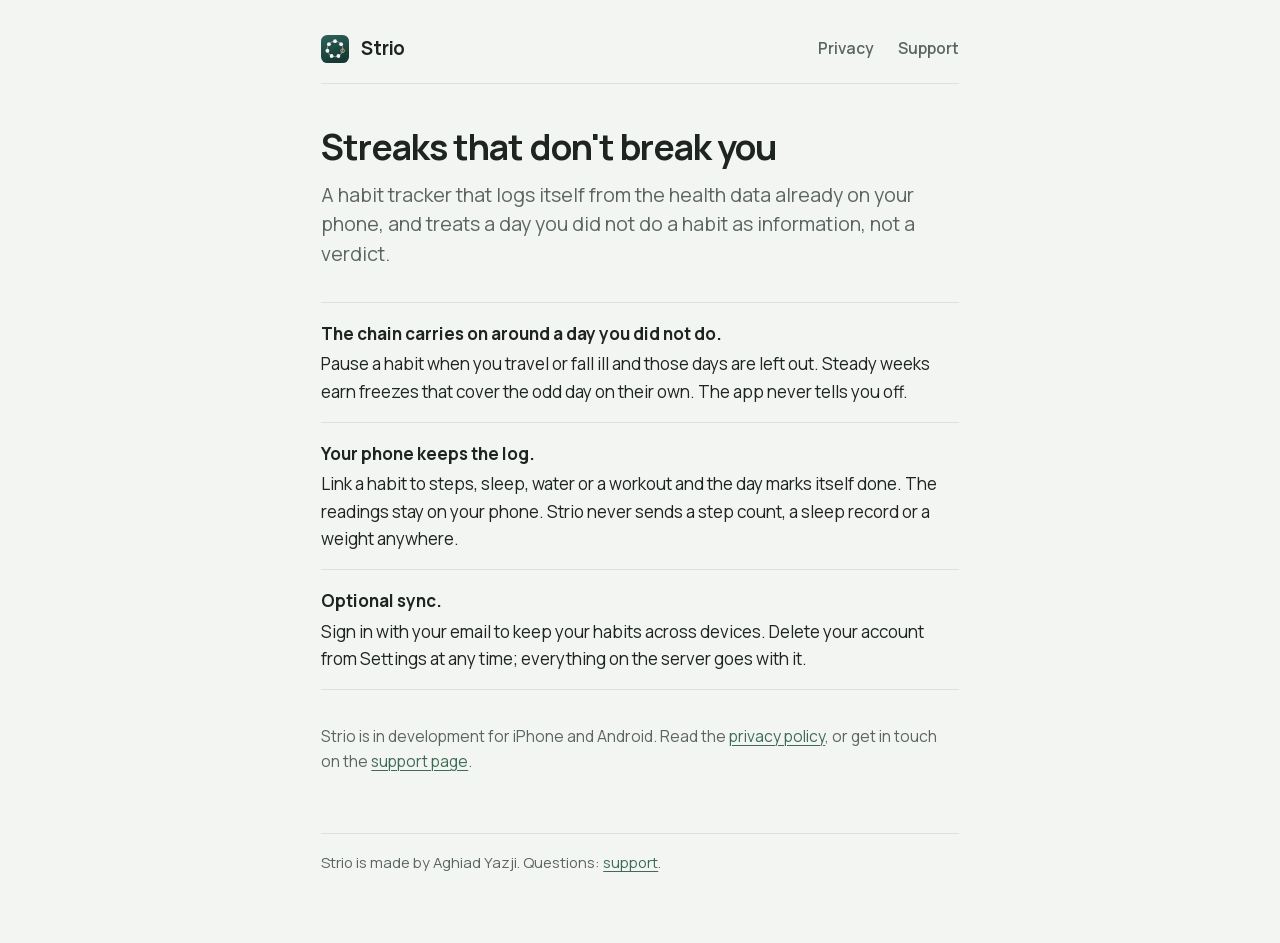
<file: index.html>
<!DOCTYPE html>
<html lang="en">
<head>
<meta charset="utf-8">
<meta name="viewport" content="width=device-width, initial-scale=1">
<title>Strio — Streaks that don't break you</title>
<meta name="description" content="A habit tracker that logs itself from the health data already on your phone, and treats a day you did not do a habit as information rather than failure.">
<link rel="icon" href="favicon.svg" type="image/svg+xml">
<meta name="theme-color" content="#f3f5f2" media="(prefers-color-scheme: light)">
<meta name="theme-color" content="#121614" media="(prefers-color-scheme: dark)">
<link rel="preload" href="fonts/manrope-latin.woff2" as="font" type="font/woff2" crossorigin>
<link rel="stylesheet" href="style.css">
</head>
<body>
<main>
<header class="site"><img class="mark" src="favicon.svg" alt="" width="28" height="28"><a href="index.html">Strio</a><nav><a href="privacy.html">Privacy</a><a href="support.html">Support</a></nav></header>
<h1>Streaks that don't break you</h1>
<p class="lede">A habit tracker that logs itself from the health data already on your phone, and treats a day you did not do a habit as information, not a verdict.</p>
<ul class="points">
<li><strong>The chain carries on around a day you did not do.</strong>Pause a habit when you travel or fall ill and those days are left out. Steady weeks earn freezes that cover the odd day on their own. The app never tells you off.</li>
<li><strong>Your phone keeps the log.</strong>Link a habit to steps, sleep, water or a workout and the day marks itself done. The readings stay on your phone. Strio never sends a step count, a sleep record or a weight anywhere.</li>
<li><strong>Optional sync.</strong>Sign in with your email to keep your habits across devices. Delete your account from Settings at any time; everything on the server goes with it.</li>
</ul>
<p class="meta">Strio is in development for iPhone and Android. Read the <a href="privacy.html">privacy policy</a>, or get in touch on the <a href="support.html">support page</a>.</p>
<footer>Strio is made by Aghiad Yazji. Questions: <a href="support.html">support</a>.</footer>
</main>
</body>
</html>
</file>
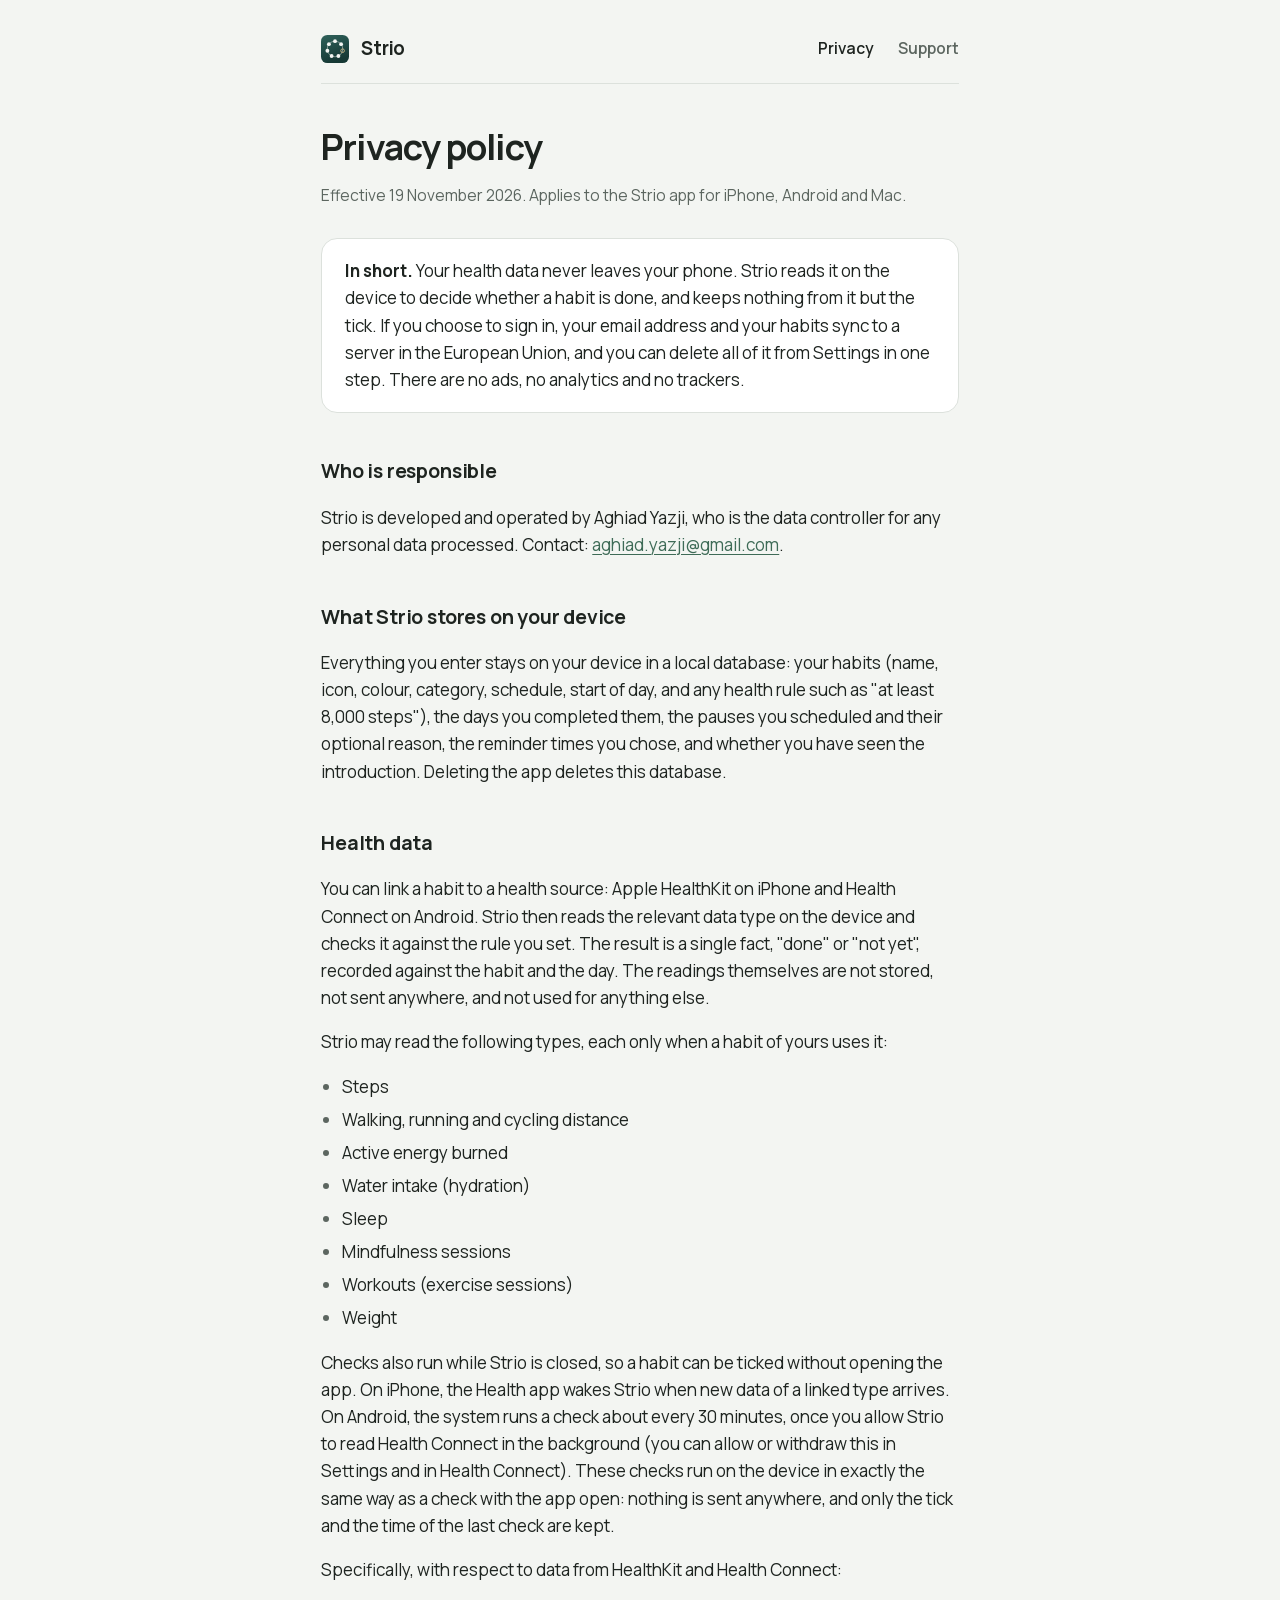
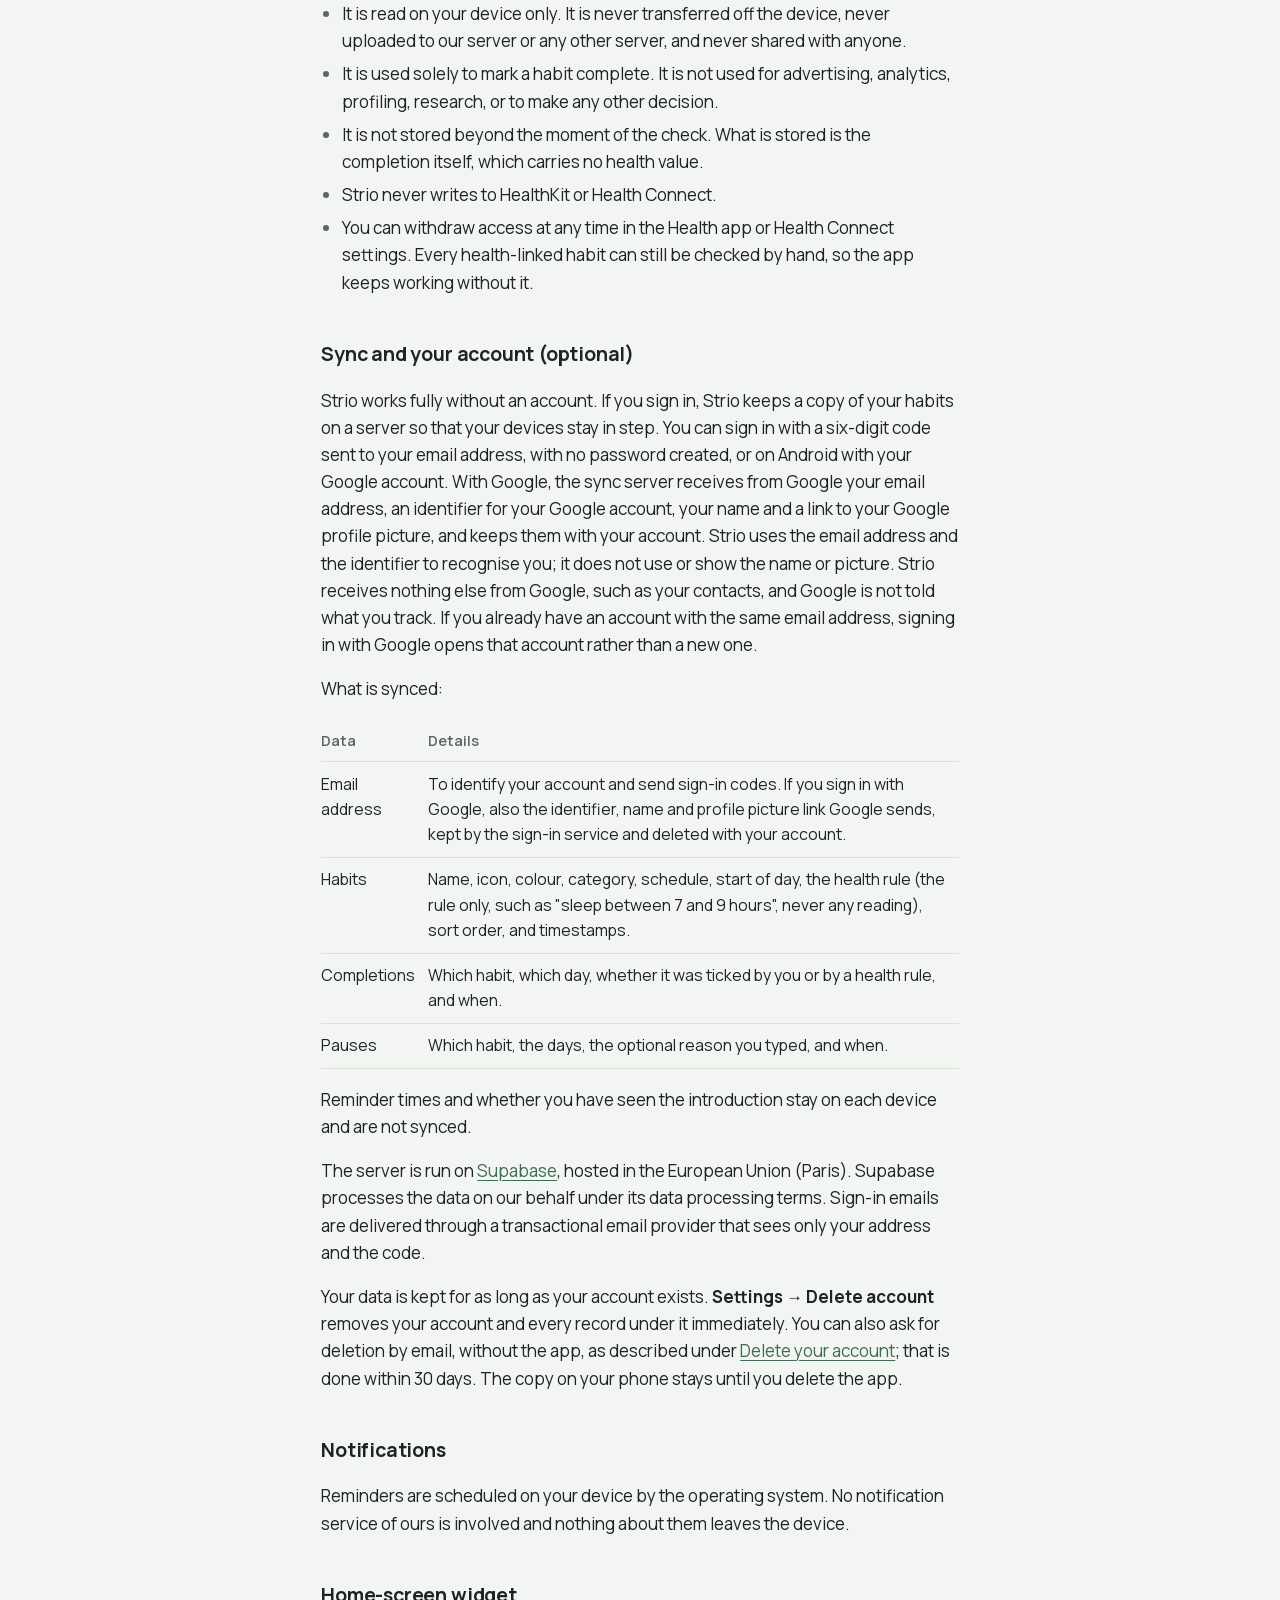
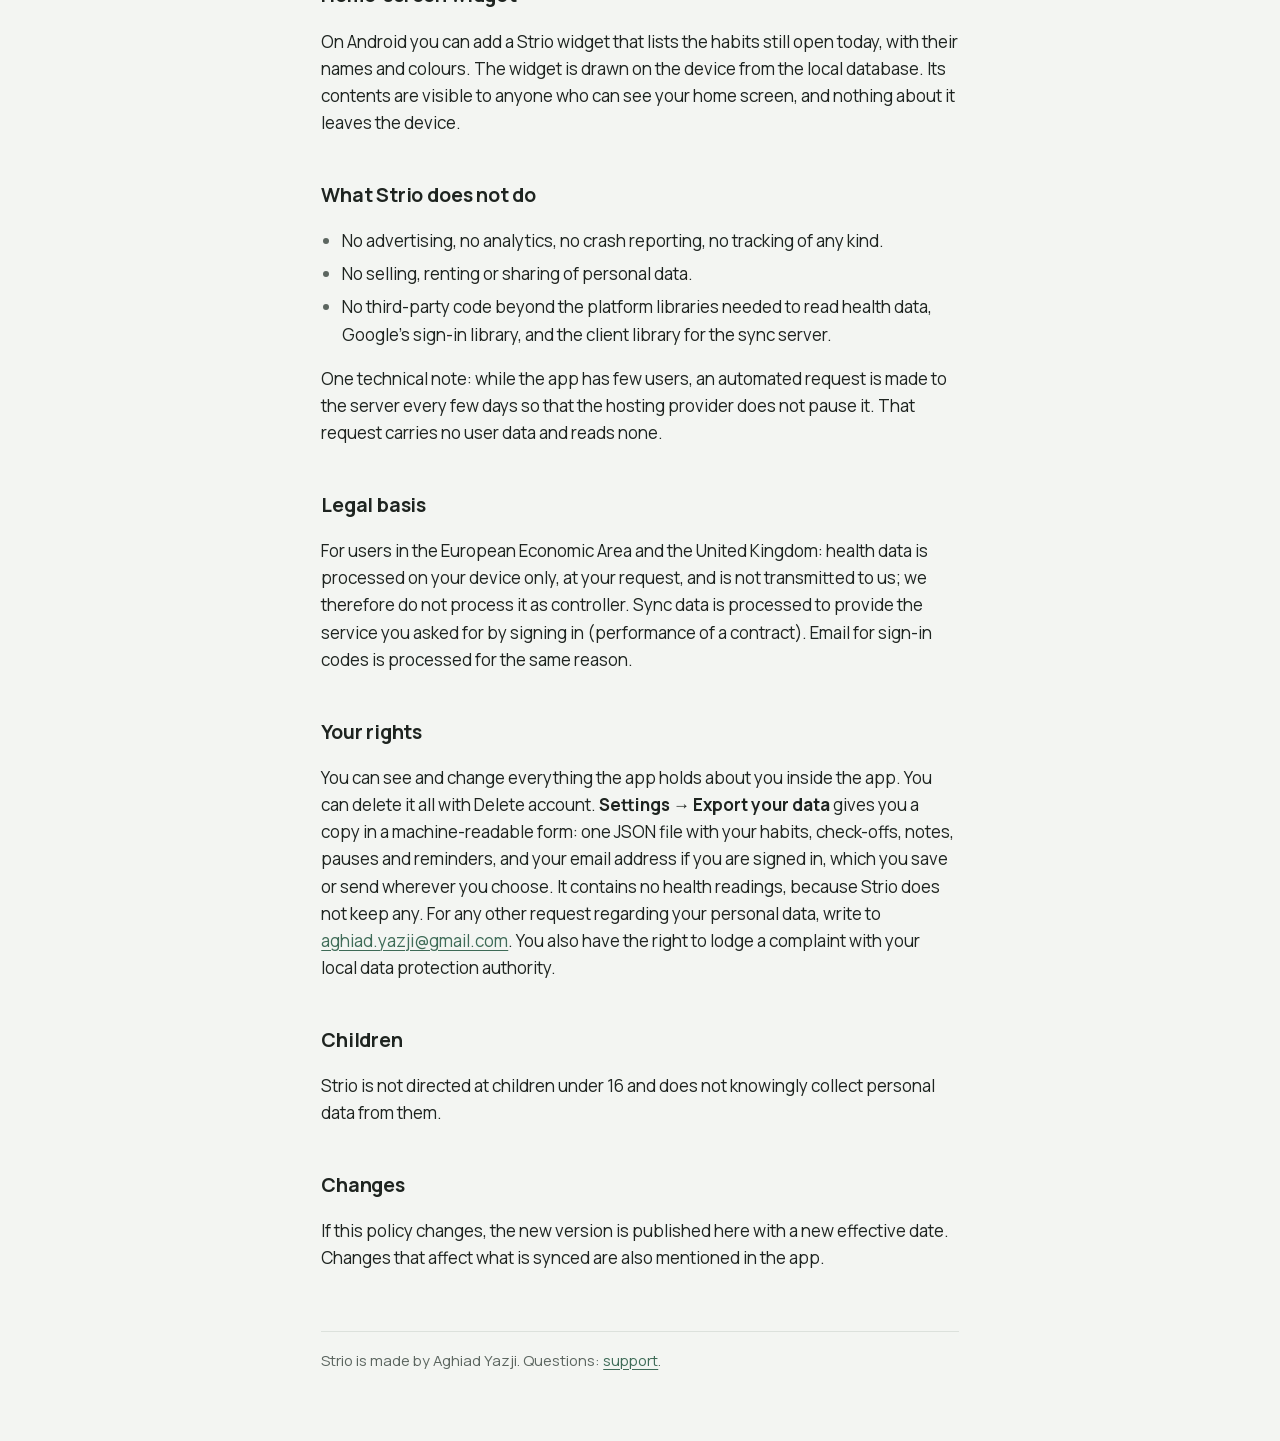
<file: privacy.html>
<!DOCTYPE html>
<html lang="en">
<head>
<meta charset="utf-8">
<meta name="viewport" content="width=device-width, initial-scale=1">
<title>Strio — Privacy policy</title>
<link rel="icon" href="favicon.svg" type="image/svg+xml">
<meta name="theme-color" content="#f3f5f2" media="(prefers-color-scheme: light)">
<meta name="theme-color" content="#121614" media="(prefers-color-scheme: dark)">
<link rel="preload" href="fonts/manrope-latin.woff2" as="font" type="font/woff2" crossorigin>
<link rel="stylesheet" href="style.css">
</head>
<body>
<main>
<header class="site"><img class="mark" src="favicon.svg" alt="" width="28" height="28"><a href="index.html">Strio</a><nav><a href="privacy.html" aria-current="page">Privacy</a><a href="support.html">Support</a></nav></header>
<h1>Privacy policy</h1>
<p class="meta">Effective 19 November 2026. Applies to the Strio app for iPhone, Android and Mac.</p>

<div class="card">
<p><strong>In short.</strong> Your health data never leaves your phone. Strio reads it on the device to decide whether a habit is done, and keeps nothing from it but the tick. If you choose to sign in, your email address and your habits sync to a server in the European Union, and you can delete all of it from Settings in one step. There are no ads, no analytics and no trackers.</p>
</div>

<h2>Who is responsible</h2>
<p>Strio is developed and operated by Aghiad Yazji, who is the data controller for any personal data processed. Contact: <a href="mailto:aghiad.yazji@gmail.com">aghiad.yazji@gmail.com</a>.</p>

<h2>What Strio stores on your device</h2>
<p>Everything you enter stays on your device in a local database: your habits (name, icon, colour, category, schedule, start of day, and any health rule such as "at least 8,000 steps"), the days you completed them, the pauses you scheduled and their optional reason, the reminder times you chose, and whether you have seen the introduction. Deleting the app deletes this database.</p>

<h2>Health data</h2>
<p>You can link a habit to a health source: Apple HealthKit on iPhone and Health Connect on Android. Strio then reads the relevant data type on the device and checks it against the rule you set. The result is a single fact, "done" or "not yet", recorded against the habit and the day. The readings themselves are not stored, not sent anywhere, and not used for anything else.</p>
<p>Strio may read the following types, each only when a habit of yours uses it:</p>
<ul>
<li>Steps</li>
<li>Walking, running and cycling distance</li>
<li>Active energy burned</li>
<li>Water intake (hydration)</li>
<li>Sleep</li>
<li>Mindfulness sessions</li>
<li>Workouts (exercise sessions)</li>
<li>Weight</li>
</ul>
<p>Checks also run while Strio is closed, so a habit can be ticked without opening the app. On iPhone, the Health app wakes Strio when new data of a linked type arrives. On Android, the system runs a check about every 30 minutes, once you allow Strio to read Health Connect in the background (you can allow or withdraw this in Settings and in Health Connect). These checks run on the device in exactly the same way as a check with the app open: nothing is sent anywhere, and only the tick and the time of the last check are kept.</p>
<p>Specifically, with respect to data from HealthKit and Health Connect:</p>
<ul>
<li>It is read on your device only. It is never transferred off the device, never uploaded to our server or any other server, and never shared with anyone.</li>
<li>It is used solely to mark a habit complete. It is not used for advertising, analytics, profiling, research, or to make any other decision.</li>
<li>It is not stored beyond the moment of the check. What is stored is the completion itself, which carries no health value.</li>
<li>Strio never writes to HealthKit or Health Connect.</li>
<li>You can withdraw access at any time in the Health app or Health Connect settings. Every health-linked habit can still be checked by hand, so the app keeps working without it.</li>
</ul>

<h2>Sync and your account (optional)</h2>
<p>Strio works fully without an account. If you sign in, Strio keeps a copy of your habits on a server so that your devices stay in step. You can sign in with a six-digit code sent to your email address, with no password created, or on Android with your Google account. With Google, the sync server receives from Google your email address, an identifier for your Google account, your name and a link to your Google profile picture, and keeps them with your account. Strio uses the email address and the identifier to recognise you; it does not use or show the name or picture. Strio receives nothing else from Google, such as your contacts, and Google is not told what you track. If you already have an account with the same email address, signing in with Google opens that account rather than a new one.</p>
<p>What is synced:</p>
<div class="table-wrap"><table>
<tr><th>Data</th><th>Details</th></tr>
<tr><td>Email address</td><td>To identify your account and send sign-in codes. If you sign in with Google, also the identifier, name and profile picture link Google sends, kept by the sign-in service and deleted with your account.</td></tr>
<tr><td>Habits</td><td>Name, icon, colour, category, schedule, start of day, the health rule (the rule only, such as "sleep between 7 and 9 hours", never any reading), sort order, and timestamps.</td></tr>
<tr><td>Completions</td><td>Which habit, which day, whether it was ticked by you or by a health rule, and when.</td></tr>
<tr><td>Pauses</td><td>Which habit, the days, the optional reason you typed, and when.</td></tr>
</table></div>
<p>Reminder times and whether you have seen the introduction stay on each device and are not synced.</p>
<p>The server is run on <a href="https://supabase.com">Supabase</a>, hosted in the European Union (Paris). Supabase processes the data on our behalf under its data processing terms. Sign-in emails are delivered through a transactional email provider that sees only your address and the code.</p>
<p>Your data is kept for as long as your account exists. <strong>Settings → Delete account</strong> removes your account and every record under it immediately. You can also ask for deletion by email, without the app, as described under <a href="support.html#delete-account">Delete your account</a>; that is done within 30 days. The copy on your phone stays until you delete the app.</p>

<h2>Notifications</h2>
<p>Reminders are scheduled on your device by the operating system. No notification service of ours is involved and nothing about them leaves the device.</p>

<h2>Home-screen widget</h2>
<p>On Android you can add a Strio widget that lists the habits still open today, with their names and colours. The widget is drawn on the device from the local database. Its contents are visible to anyone who can see your home screen, and nothing about it leaves the device.</p>

<h2>What Strio does not do</h2>
<ul>
<li>No advertising, no analytics, no crash reporting, no tracking of any kind.</li>
<li>No selling, renting or sharing of personal data.</li>
<li>No third-party code beyond the platform libraries needed to read health data, Google's sign-in library, and the client library for the sync server.</li>
</ul>
<p>One technical note: while the app has few users, an automated request is made to the server every few days so that the hosting provider does not pause it. That request carries no user data and reads none.</p>

<h2>Legal basis</h2>
<p>For users in the European Economic Area and the United Kingdom: health data is processed on your device only, at your request, and is not transmitted to us; we therefore do not process it as controller. Sync data is processed to provide the service you asked for by signing in (performance of a contract). Email for sign-in codes is processed for the same reason.</p>

<h2>Your rights</h2>
<p>You can see and change everything the app holds about you inside the app. You can delete it all with Delete account. <strong>Settings → Export your data</strong> gives you a copy in a machine-readable form: one JSON file with your habits, check-offs, notes, pauses and reminders, and your email address if you are signed in, which you save or send wherever you choose. It contains no health readings, because Strio does not keep any. For any other request regarding your personal data, write to <a href="mailto:aghiad.yazji@gmail.com">aghiad.yazji@gmail.com</a>. You also have the right to lodge a complaint with your local data protection authority.</p>

<h2>Children</h2>
<p>Strio is not directed at children under 16 and does not knowingly collect personal data from them.</p>

<h2>Changes</h2>
<p>If this policy changes, the new version is published here with a new effective date. Changes that affect what is synced are also mentioned in the app.</p>
<footer>Strio is made by Aghiad Yazji. Questions: <a href="support.html">support</a>.</footer>
</main>
</body>
</html>
</file>
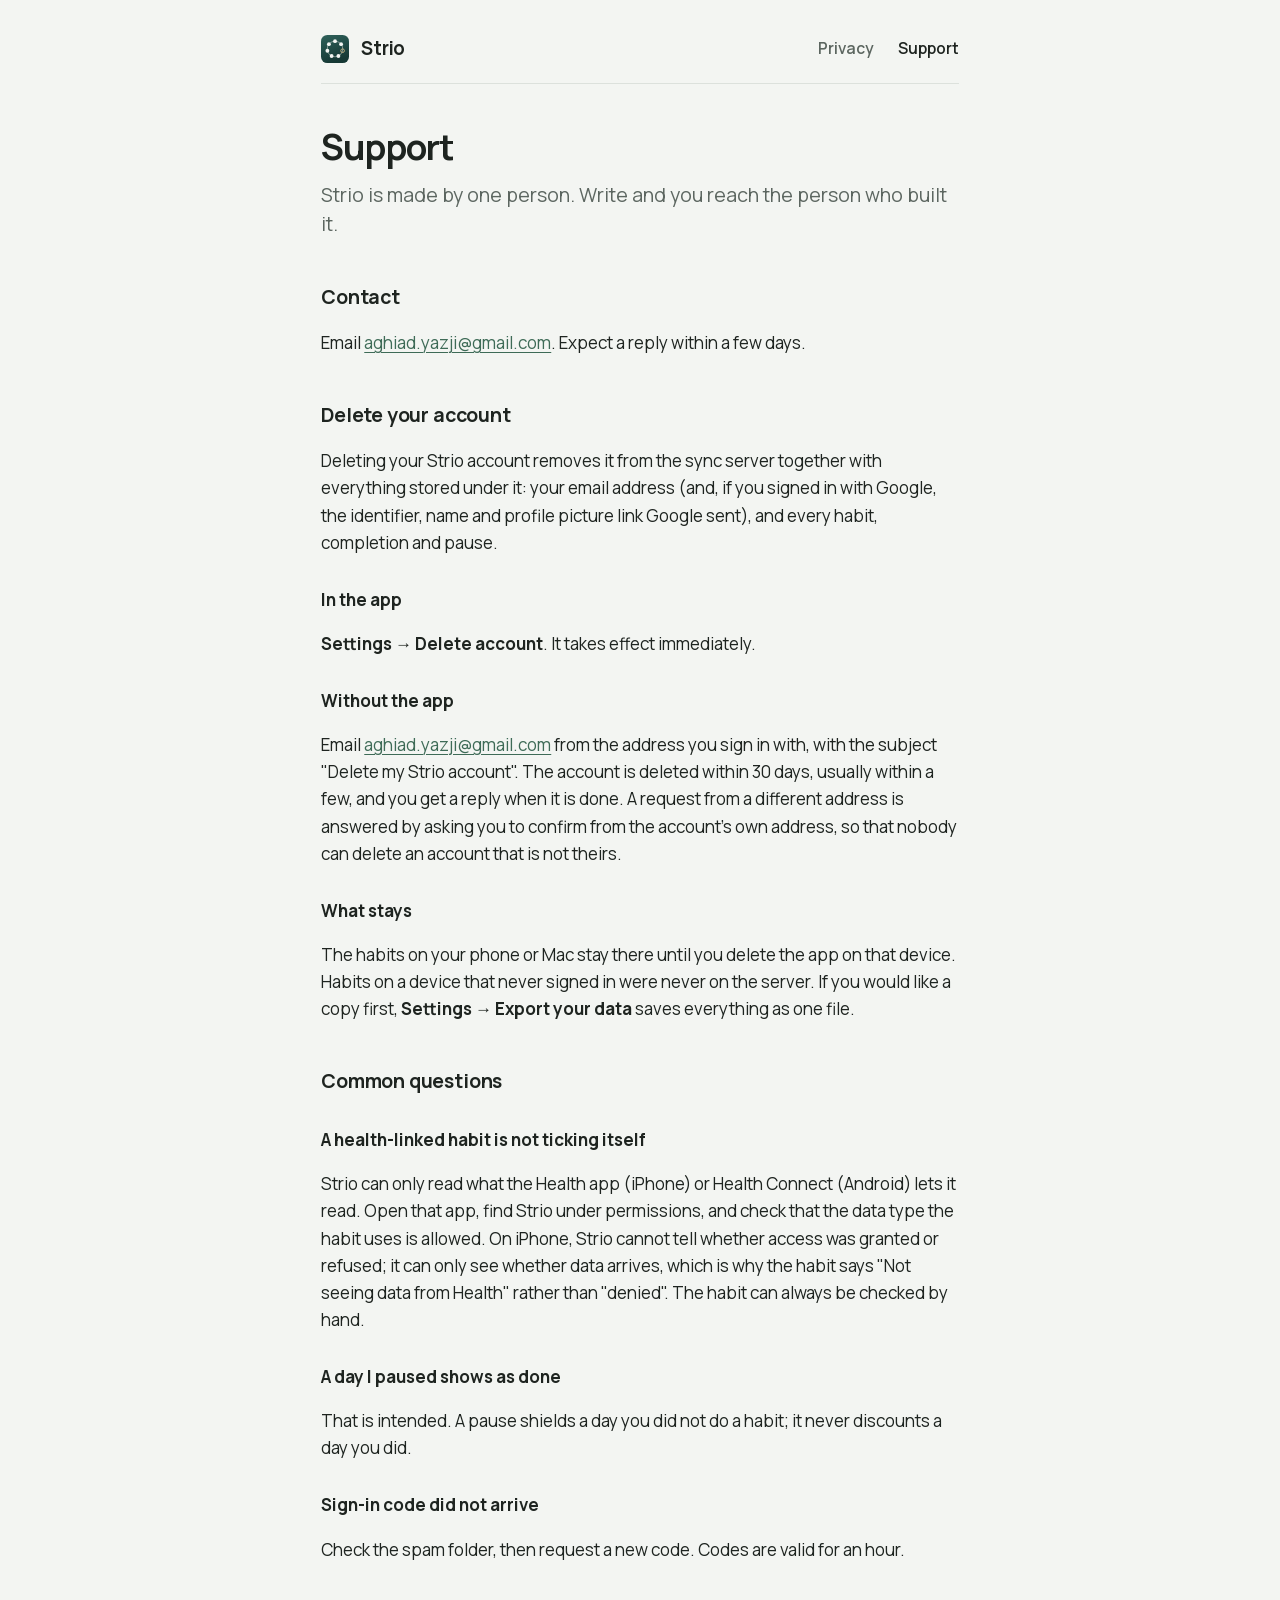
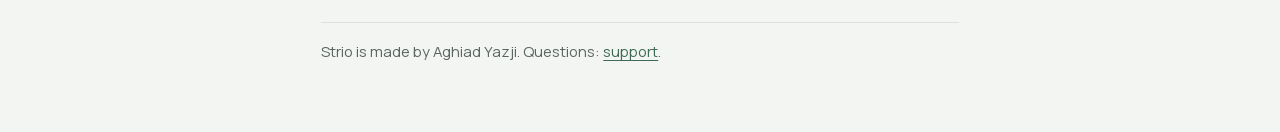
<file: support.html>
<!DOCTYPE html>
<html lang="en">
<head>
<meta charset="utf-8">
<meta name="viewport" content="width=device-width, initial-scale=1">
<title>Strio — Support</title>
<link rel="icon" href="favicon.svg" type="image/svg+xml">
<meta name="theme-color" content="#f3f5f2" media="(prefers-color-scheme: light)">
<meta name="theme-color" content="#121614" media="(prefers-color-scheme: dark)">
<link rel="preload" href="fonts/manrope-latin.woff2" as="font" type="font/woff2" crossorigin>
<link rel="stylesheet" href="style.css">
</head>
<body>
<main>
<header class="site"><img class="mark" src="favicon.svg" alt="" width="28" height="28"><a href="index.html">Strio</a><nav><a href="privacy.html">Privacy</a><a href="support.html" aria-current="page">Support</a></nav></header>
<h1>Support</h1>
<p class="lede">Strio is made by one person. Write and you reach the person who built it.</p>
<h2>Contact</h2>
<p>Email <a href="mailto:aghiad.yazji@gmail.com">aghiad.yazji@gmail.com</a>. Expect a reply within a few days.</p>
<h2 id="delete-account">Delete your account</h2>
<p>Deleting your Strio account removes it from the sync server together with everything stored under it: your email address (and, if you signed in with Google, the identifier, name and profile picture link Google sent), and every habit, completion and pause.</p>
<h3>In the app</h3>
<p><strong>Settings → Delete account</strong>. It takes effect immediately.</p>
<h3>Without the app</h3>
<p>Email <a href="mailto:aghiad.yazji@gmail.com?subject=Delete%20my%20Strio%20account">aghiad.yazji@gmail.com</a> from the address you sign in with, with the subject "Delete my Strio account". The account is deleted within 30 days, usually within a few, and you get a reply when it is done. A request from a different address is answered by asking you to confirm from the account's own address, so that nobody can delete an account that is not theirs.</p>
<h3>What stays</h3>
<p>The habits on your phone or Mac stay there until you delete the app on that device. Habits on a device that never signed in were never on the server. If you would like a copy first, <strong>Settings → Export your data</strong> saves everything as one file.</p>
<h2>Common questions</h2>
<h3>A health-linked habit is not ticking itself</h3>
<p>Strio can only read what the Health app (iPhone) or Health Connect (Android) lets it read. Open that app, find Strio under permissions, and check that the data type the habit uses is allowed. On iPhone, Strio cannot tell whether access was granted or refused; it can only see whether data arrives, which is why the habit says "Not seeing data from Health" rather than "denied". The habit can always be checked by hand.</p>
<h3>A day I paused shows as done</h3>
<p>That is intended. A pause shields a day you did not do a habit; it never discounts a day you did.</p>
<h3>Sign-in code did not arrive</h3>
<p>Check the spam folder, then request a new code. Codes are valid for an hour.</p>
<footer>Strio is made by Aghiad Yazji. Questions: <a href="support.html">support</a>.</footer>
</main>
</body>
</html>
</file>
<file: style.css>
/* Direction B, "Stone and sage" (lib/app/theme.dart), with its dark twin.
   Manrope is served from this site, never from a font host, so a visit
   reaches no one but GitHub Pages. Licence: fonts/OFL.txt. */
@font-face {
  font-family: "Manrope";
  font-style: normal;
  font-weight: 400 700;
  font-display: swap;
  src: url(fonts/manrope-latin.woff2) format("woff2");
}
:root {
  color-scheme: light;
  --bg: #f3f5f2;
  --surface: #ffffff;
  --text: #1e2420;
  --muted: #5c6660;
  --accent: #3e6b57;
  --rule: #dce1dc;
}
@media (prefers-color-scheme: dark) {
  :root {
    color-scheme: dark;
    --bg: #121614;
    --surface: #171c19;
    --text: #e4eae6;
    --muted: #94a09a;
    --accent: #7fb89c;
    --rule: #2a312d;
  }
}
* { box-sizing: border-box; }
html { font-size: 17px; -webkit-text-size-adjust: 100%; }
body {
  margin: 0;
  background: var(--bg);
  color: var(--text);
  font-family: "Manrope", -apple-system, BlinkMacSystemFont, "Segoe UI", Roboto, "Helvetica Neue", Arial, sans-serif;
  line-height: 1.6;
  font-feature-settings: "tnum" 0;
}
main {
  max-width: 40rem;
  margin: 0 auto;
  padding: 2rem max(1.25rem, env(safe-area-inset-right)) 4rem max(1.25rem, env(safe-area-inset-left));
}
header.site {
  display: flex;
  align-items: center;
  gap: .7rem;
  padding-bottom: 1.1rem;
  margin-bottom: 2.5rem;
  border-bottom: 1px solid var(--rule);
}
header.site a { color: inherit; text-decoration: none; }
header.site > a { font-weight: 700; font-size: 1.1rem; letter-spacing: -.01em; }
header.site nav { margin-left: auto; display: flex; gap: 1.4rem; }
header.site nav a { color: var(--muted); font-weight: 600; font-size: .92rem; }
header.site nav a:hover, header.site nav a[aria-current] { color: var(--text); }
/* The app icon itself, the week ring (favicon.svg carries its own corners). */
.mark { display: block; width: 28px; height: 28px; flex: none; }
h1 {
  font-size: 2.1rem;
  line-height: 1.15;
  letter-spacing: -.025em;
  font-weight: 700;
  margin: 0 0 .75rem;
  text-wrap: balance;
}
h2 {
  font-size: 1.15rem;
  letter-spacing: -.01em;
  font-weight: 700;
  margin: 2.5rem 0 .5rem;
}
h3 { font-size: 1rem; font-weight: 700; margin: 1.75rem 0 .35rem; }
p, li { color: var(--text); }
.lede { font-size: 1.15rem; line-height: 1.5; color: var(--muted); margin-top: 0; }
.meta { color: var(--muted); font-size: .92rem; }
a { color: var(--accent); text-underline-offset: .18em; text-decoration-thickness: 1px; }
strong { font-weight: 700; }
ul { padding-left: 1.2rem; }
li + li { margin-top: .35rem; }
li::marker { color: var(--muted); }
.card {
  background: var(--surface);
  border: 1px solid var(--rule);
  border-radius: 16px;
  padding: 1.1rem 1.35rem;
  margin: 1.75rem 0;
}
.card p:first-child { margin-top: 0; }
.card p:last-child { margin-bottom: 0; }
.points { list-style: none; padding: 0; margin: 2rem 0; border-top: 1px solid var(--rule); }
.points li { margin: 0; padding: 1rem 0; border-bottom: 1px solid var(--rule); }
.points strong { display: block; margin-bottom: .2rem; }
footer {
  margin-top: 3.5rem;
  padding-top: 1rem;
  border-top: 1px solid var(--rule);
  color: var(--muted);
  font-size: .88rem;
}
.table-wrap { overflow-x: auto; margin: 1rem 0; }
table { border-collapse: collapse; width: 100%; font-size: .93rem; }
th, td { text-align: left; vertical-align: top; padding: .55rem .6rem .55rem 0; border-bottom: 1px solid var(--rule); }
th { color: var(--muted); font-weight: 600; font-size: .85rem; }
</file>
